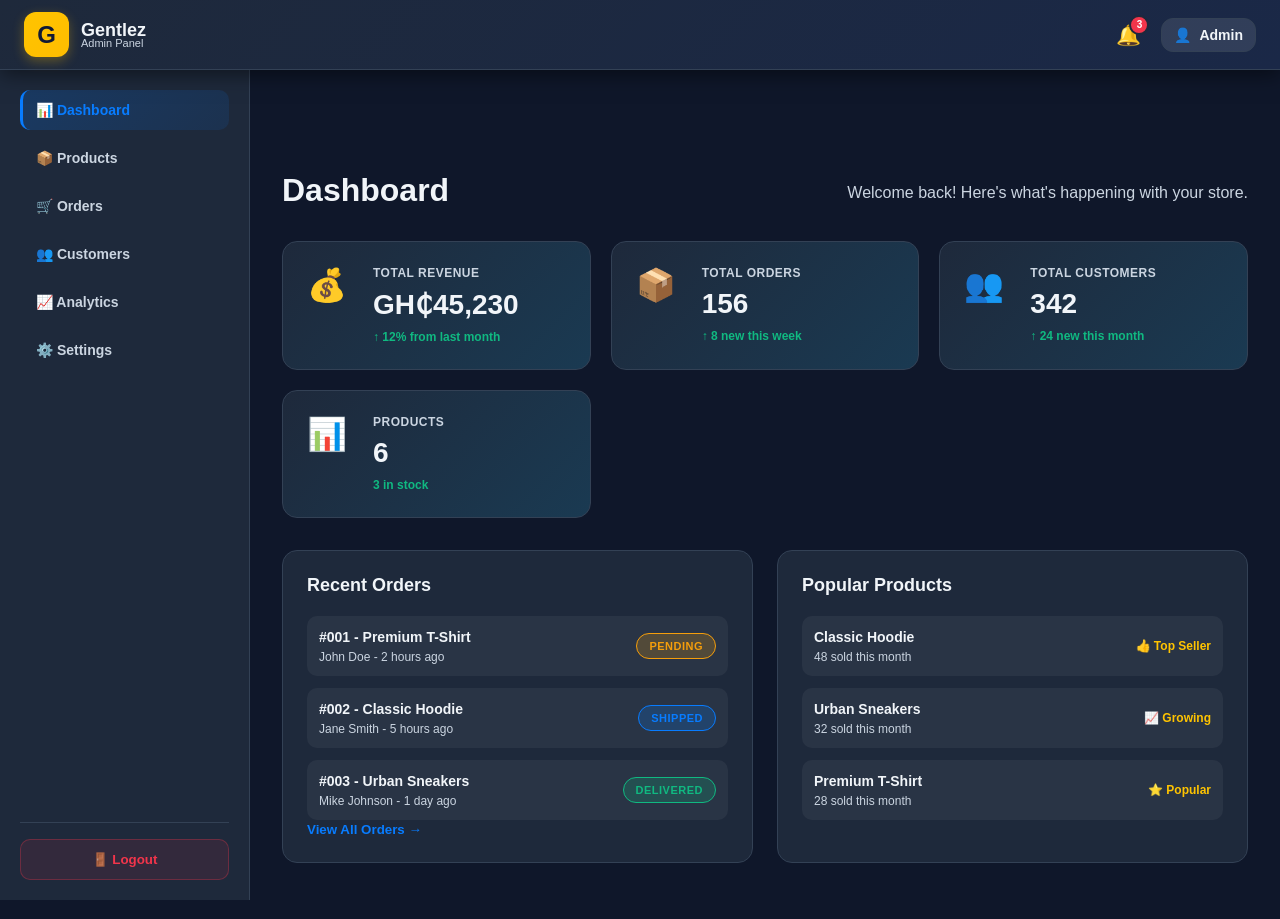
<file: admin/index.html>
<!DOCTYPE html>
<html lang="en">

<head>

    <meta charset="UTF-8">
    <meta name="viewport" content="width=device-width, initial-scale=1.0">
    <meta name="theme-color" content="#087cff">

    <title>Gentlez Admin - Dashboard</title>

    <link rel="stylesheet" href="admin-style.css">

</head>

<body>

    <!-- =====================================================
         HEADER
         ===================================================== -->

    <header class="admin-header">

        <div class="header-left">

            <div class="logo">
                <span>G</span>
                <div>
                    <h2>Gentlez</h2>
                    <p>Admin Panel</p>
                </div>
            </div>

            <button class="menu-toggle" onclick="toggleSidebar()">
                ☰
            </button>

        </div>

        <div class="header-right">

            <button class="notification-btn" onclick="showNotifications()">
                🔔
                <span class="notification-badge">3</span>
            </button>

            <button class="admin-profile" onclick="toggleProfileMenu()">
                👤
                <span>Admin</span>
            </button>

        </div>

    </header>


    <!-- =====================================================
         SIDEBAR
         ===================================================== -->

    <aside id="sidebar" class="admin-sidebar">

        <nav class="sidebar-nav">

            <a href="#dashboard" class="nav-item active" onclick="showPage('dashboard')">
                📊 Dashboard
            </a>

            <a href="#products" class="nav-item" onclick="showPage('products')">
                📦 Products
            </a>

            <a href="#orders" class="nav-item" onclick="showPage('orders')">
                🛒 Orders
            </a>

            <a href="#customers" class="nav-item" onclick="showPage('customers')">
                👥 Customers
            </a>

            <a href="#analytics" class="nav-item" onclick="showPage('analytics')">
                📈 Analytics
            </a>

            <a href="#settings" class="nav-item" onclick="showPage('settings')">
                ⚙️ Settings
            </a>

        </nav>

        <div class="sidebar-footer">
            <button onclick="logoutAdmin()" class="logout-btn">
                🚪 Logout
            </button>
        </div>

    </aside>


    <!-- =====================================================
         MAIN CONTENT
         ===================================================== -->

    <main class="admin-main">


        <!-- DASHBOARD -->

        <section id="dashboard" class="page-content active">

            <div class="page-header">
                <h1>Dashboard</h1>
                <p>Welcome back! Here's what's happening with your store.</p>
            </div>

            <div class="stats-grid">

                <div class="stat-card">
                    <div class="stat-icon">💰</div>
                    <div class="stat-info">
                        <h3>Total Revenue</h3>
                        <p class="stat-value">GH₵45,230</p>
                        <small>↑ 12% from last month</small>
                    </div>
                </div>

                <div class="stat-card">
                    <div class="stat-icon">📦</div>
                    <div class="stat-info">
                        <h3>Total Orders</h3>
                        <p class="stat-value">156</p>
                        <small>↑ 8 new this week</small>
                    </div>
                </div>

                <div class="stat-card">
                    <div class="stat-icon">👥</div>
                    <div class="stat-info">
                        <h3>Total Customers</h3>
                        <p class="stat-value">342</p>
                        <small>↑ 24 new this month</small>
                    </div>
                </div>

                <div class="stat-card">
                    <div class="stat-icon">📊</div>
                    <div class="stat-info">
                        <h3>Products</h3>
                        <p class="stat-value">6</p>
                        <small>3 in stock</small>
                    </div>
                </div>

            </div>

            <div class="dashboard-grid">

                <div class="card">
                    <h3>Recent Orders</h3>
                    <div class="order-list">
                        <div class="order-item">
                            <div>
                                <strong>#001 - Premium T-Shirt</strong>
                                <small>John Doe - 2 hours ago</small>
                            </div>
                            <span class="badge pending">Pending</span>
                        </div>
                        <div class="order-item">
                            <div>
                                <strong>#002 - Classic Hoodie</strong>
                                <small>Jane Smith - 5 hours ago</small>
                            </div>
                            <span class="badge shipped">Shipped</span>
                        </div>
                        <div class="order-item">
                            <div>
                                <strong>#003 - Urban Sneakers</strong>
                                <small>Mike Johnson - 1 day ago</small>
                            </div>
                            <span class="badge delivered">Delivered</span>
                        </div>
                    </div>
                    <button class="btn-link" onclick="showPage('orders')">View All Orders →</button>
                </div>

                <div class="card">
                    <h3>Popular Products</h3>
                    <div class="product-list">
                        <div class="product-item">
                            <div>
                                <strong>Classic Hoodie</strong>
                                <small>48 sold this month</small>
                            </div>
                            <span class="sales">👍 Top Seller</span>
                        </div>
                        <div class="product-item">
                            <div>
                                <strong>Urban Sneakers</strong>
                                <small>32 sold this month</small>
                            </div>
                            <span class="sales">📈 Growing</span>
                        </div>
                        <div class="product-item">
                            <div>
                                <strong>Premium T-Shirt</strong>
                                <small>28 sold this month</small>
                            </div>
                            <span class="sales">⭐ Popular</span>
                        </div>
                    </div>
                </div>

            </div>

        </section>


        <!-- PRODUCTS -->

        <section id="products" class="page-content">

            <div class="page-header">
                <h1>Products Management</h1>
                <button class="btn-primary" onclick="openProductForm()">
                    ➕ Add Product
                </button>
            </div>

            <div class="card">

                <div class="table-container">

                    <table class="admin-table">

                        <thead>
                            <tr>
                                <th>Product Name</th>
                                <th>Category</th>
                                <th>Price</th>
                                <th>Stock</th>
                                <th>Sales</th>
                                <th>Actions</th>
                            </tr>
                        </thead>

                        <tbody id="productsTable">

                            <tr>
                                <td>
                                    <strong>Premium T-Shirt</strong>
                                    <br><small>👕 SKU: TSH-001</small>
                                </td>
                                <td>Shirts</td>
                                <td>GH₵120</td>
                                <td><span class="badge-success">45</span></td>
                                <td>28</td>
                                <td>
                                    <button class="btn-sm edit" onclick="editProduct(1)">Edit</button>
                                    <button class="btn-sm delete" onclick="deleteProduct(1)">Delete</button>
                                </td>
                            </tr>

                            <tr>
                                <td>
                                    <strong>Classic Hoodie</strong>
                                    <br><small>🧥 SKU: HOD-001</small>
                                </td>
                                <td>Hoodies</td>
                                <td>GH₵220</td>
                                <td><span class="badge-success">32</span></td>
                                <td>48</td>
                                <td>
                                    <button class="btn-sm edit" onclick="editProduct(2)">Edit</button>
                                    <button class="btn-sm delete" onclick="deleteProduct(2)">Delete</button>
                                </td>
                            </tr>

                            <tr>
                                <td>
                                    <strong>Urban Sneakers</strong>
                                    <br><small>👟 SKU: SNK-001</small>
                                </td>
                                <td>Shoes</td>
                                <td>GH₵350</td>
                                <td><span class="badge-warning">8</span></td>
                                <td>32</td>
                                <td>
                                    <button class="btn-sm edit" onclick="editProduct(3)">Edit</button>
                                    <button class="btn-sm delete" onclick="deleteProduct(3)">Delete</button>
                                </td>
                            </tr>

                        </tbody>

                    </table>

                </div>

            </div>

        </section>


        <!-- ORDERS -->

        <section id="orders" class="page-content">

            <div class="page-header">
                <h1>Orders Management</h1>
            </div>

            <div class="filter-bar">
                <input type="text" placeholder="Search orders...">
                <select>
                    <option>All Status</option>
                    <option>Pending</option>
                    <option>Shipped</option>
                    <option>Delivered</option>
                </select>
            </div>

            <div class="card">

                <div class="table-container">

                    <table class="admin-table">

                        <thead>
                            <tr>
                                <th>Order ID</th>
                                <th>Customer</th>
                                <th>Items</th>
                                <th>Total</th>
                                <th>Status</th>
                                <th>Date</th>
                                <th>Actions</th>
                            </tr>
                        </thead>

                        <tbody>

                            <tr>
                                <td><strong>#001</strong></td>
                                <td>John Doe</td>
                                <td>Premium T-Shirt (1), Classic Hoodie (1)</td>
                                <td>GH₵340</td>
                                <td><span class="badge pending">Pending</span></td>
                                <td>2 hours ago</td>
                                <td>
                                    <button class="btn-sm" onclick="viewOrder(1)">View</button>
                                </td>
                            </tr>

                            <tr>
                                <td><strong>#002</strong></td>
                                <td>Jane Smith</td>
                                <td>Urban Sneakers (1)</td>
                                <td>GH₵350</td>
                                <td><span class="badge shipped">Shipped</span></td>
                                <td>5 hours ago</td>
                                <td>
                                    <button class="btn-sm" onclick="viewOrder(2)">View</button>
                                </td>
                            </tr>

                            <tr>
                                <td><strong>#003</strong></td>
                                <td>Mike Johnson</td>
                                <td>Premium Cap (2)</td>
                                <td>GH₵160</td>
                                <td><span class="badge delivered">Delivered</span></td>
                                <td>1 day ago</td>
                                <td>
                                    <button class="btn-sm" onclick="viewOrder(3)">View</button>
                                </td>
                            </tr>

                        </tbody>

                    </table>

                </div>

            </div>

        </section>


        <!-- CUSTOMERS -->

        <section id="customers" class="page-content">

            <div class="page-header">
                <h1>Customers Management</h1>
            </div>

            <div class="filter-bar">
                <input type="text" placeholder="Search customers...">
            </div>

            <div class="card">

                <div class="table-container">

                    <table class="admin-table">

                        <thead>
                            <tr>
                                <th>Name</th>
                                <th>Email</th>
                                <th>Phone</th>
                                <th>Total Orders</th>
                                <th>Total Spent</th>
                                <th>Joined</th>
                                <th>Actions</th>
                            </tr>
                        </thead>

                        <tbody>

                            <tr>
                                <td><strong>John Doe</strong></td>
                                <td>john@example.com</td>
                                <td>+233 55 123 4567</td>
                                <td>5</td>
                                <td>GH₵1,250</td>
                                <td>3 months ago</td>
                                <td>
                                    <button class="btn-sm" onclick="viewCustomer(1)">View</button>
                                </td>
                            </tr>

                            <tr>
                                <td><strong>Jane Smith</strong></td>
                                <td>jane@example.com</td>
                                <td>+233 55 234 5678</td>
                                <td>3</td>
                                <td>GH₵890</td>
                                <td>2 months ago</td>
                                <td>
                                    <button class="btn-sm" onclick="viewCustomer(2)">View</button>
                                </td>
                            </tr>

                            <tr>
                                <td><strong>Mike Johnson</strong></td>
                                <td>mike@example.com</td>
                                <td>+233 55 345 6789</td>
                                <td>2</td>
                                <td>GH₵560</td>
                                <td>1 month ago</td>
                                <td>
                                    <button class="btn-sm" onclick="viewCustomer(3)">View</button>
                                </td>
                            </tr>

                        </tbody>

                    </table>

                </div>

            </div>

        </section>


        <!-- ANALYTICS -->

        <section id="analytics" class="page-content">

            <div class="page-header">
                <h1>Analytics & Reports</h1>
            </div>

            <div class="analytics-grid">

                <div class="card">
                    <h3>Sales Overview (Last 7 Days)</h3>
                    <div class="chart-placeholder">
                        <p>📊 Sales Chart</p>
                        <p style="font-size: 12px; color: #999;">
                            Mon: GH₵2.5K | Tue: GH₵3.2K | Wed: GH₵2.8K | Thu: GH₵4.1K | 
                            Fri: GH₵5.6K | Sat: GH₵6.2K | Sun: GH₵3.9K
                        </p>
                    </div>
                </div>

                <div class="card">
                    <h3>Top Categories</h3>
                    <ul class="chart-list">
                        <li>
                            <span>Hoodies</span>
                            <div class="progress-bar">
                                <div style="width: 45%"></div>
                            </div>
                            <span class="value">45%</span>
                        </li>
                        <li>
                            <span>Shoes</span>
                            <div class="progress-bar">
                                <div style="width: 32%"></div>
                            </div>
                            <span class="value">32%</span>
                        </li>
                        <li>
                            <span>Shirts</span>
                            <div class="progress-bar">
                                <div style="width: 18%"></div>
                            </div>
                            <span class="value">18%</span>
                        </li>
                        <li>
                            <span>Accessories</span>
                            <div class="progress-bar">
                                <div style="width: 5%"></div>
                            </div>
                            <span class="value">5%</span>
                        </li>
                    </ul>
                </div>

            </div>

        </section>


        <!-- SETTINGS -->

        <section id="settings" class="page-content">

            <div class="page-header">
                <h1>Store Settings</h1>
            </div>

            <div class="settings-grid">

                <div class="card">
                    <h3>Store Information</h3>
                    <form class="form-group">
                        <div class="form-field">
                            <label>Store Name</label>
                            <input type="text" value="Gentlez Clothing" required>
                        </div>
                        <div class="form-field">
                            <label>Store Email</label>
                            <input type="email" value="support@gentlez.com" required>
                        </div>
                        <div class="form-field">
                            <label>Store Phone</label>
                            <input type="tel" value="+233 55 000 0000" required>
                        </div>
                        <button type="submit" class="btn-primary">Save Changes</button>
                    </form>
                </div>

                <div class="card">
                    <h3>Payment Settings</h3>
                    <form class="form-group">
                        <div class="form-field">
                            <label>
                                <input type="checkbox" checked> Enable Mobile Money
                            </label>
                        </div>
                        <div class="form-field">
                            <label>
                                <input type="checkbox" checked> Enable Bank Transfer
                            </label>
                        </div>
                        <div class="form-field">
                            <label>
                                <input type="checkbox"> Enable Card Payment
                            </label>
                        </div>
                        <button type="submit" class="btn-primary">Save Changes</button>
                    </form>
                </div>

            </div>

        </section>

    </main>


    <!-- =====================================================
         MODALS
         ===================================================== -->

    <!-- Product Form Modal -->
    <div id="productModal" class="modal">
        <div class="modal-content">
            <button class="modal-close" onclick="closeProductForm()">✕</button>
            <h2>Add New Product</h2>
            <form class="form-group" onsubmit="saveProduct(event)">
                <div class="form-field">
                    <label>Product Name</label>
                    <input type="text" required>
                </div>
                <div class="form-row">
                    <div class="form-field">
                        <label>Category</label>
                        <select required>
                            <option>Shirts</option>
                            <option>Hoodies</option>
                            <option>Shoes</option>
                            <option>Accessories</option>
                        </select>
                    </div>
                    <div class="form-field">
                        <label>Price (GH₵)</label>
                        <input type="number" min="0" step="0.01" required>
                    </div>
                </div>
                <div class="form-row">
                    <div class="form-field">
                        <label>Stock</label>
                        <input type="number" min="0" required>
                    </div>
                    <div class="form-field">
                        <label>SKU</label>
                        <input type="text" required>
                    </div>
                </div>
                <div class="form-field">
                    <label>Description</label>
                    <textarea required></textarea>
                </div>
                <button type="submit" class="btn-primary">Add Product</button>
            </form>
        </div>
    </div>


    <!-- Toast Notification -->
    <div id="toast" class="toast"></div>


    <script src="admin-script.js"></script>

</body>

</html>
</file>
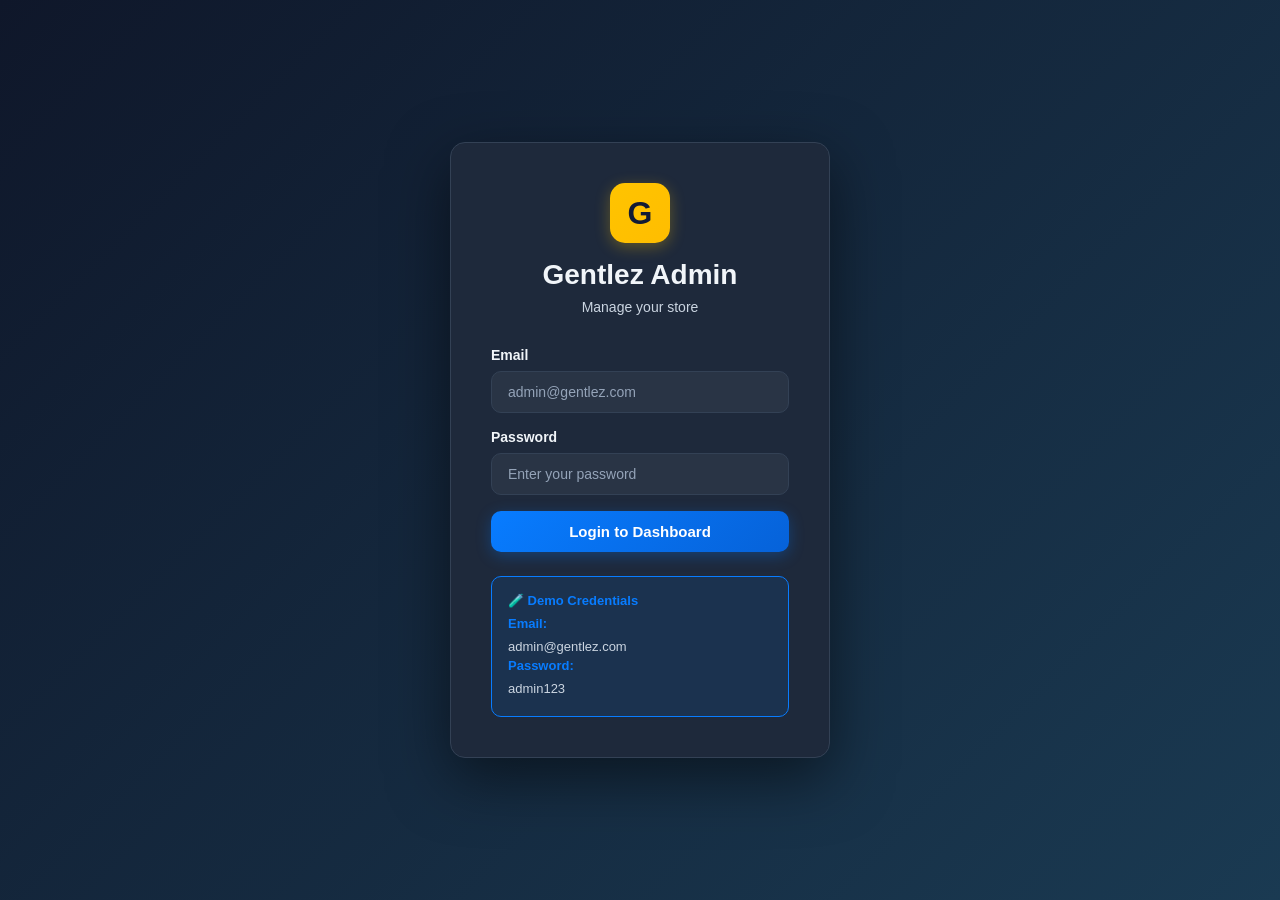
<file: admin/auth.html>
<!DOCTYPE html>
<html lang="en">

<head>

    <meta charset="UTF-8">
    <meta name="viewport" content="width=device-width, initial-scale=1.0">
    <meta name="theme-color" content="#087cff">

    <title>Gentlez Admin - Login</title>

    <style>
        * {
            margin: 0;
            padding: 0;
            box-sizing: border-box;
        }

        :root {
            --primary: #087cff;
            --secondary: #ffc400;
            --dark: #0f172a;
            --dark-light: #1e293b;
            --gray-light: #e2e8f0;
            --border: #334155;
            --text: #f1f5f9;
        }

        body {
            font-family: 'Segoe UI', Tahoma, Geneva, Verdana, sans-serif;
            background: linear-gradient(135deg, var(--dark) 0%, #1a3a52 100%);
            min-height: 100vh;
            display: flex;
            align-items: center;
            justify-content: center;
            color: var(--text);
        }

        .auth-container {
            width: 100%;
            max-width: 420px;
            padding: 20px;
        }

        .auth-box {
            background: var(--dark-light);
            border: 1px solid var(--border);
            border-radius: 15px;
            padding: 40px;
            text-align: center;
            box-shadow: 0 20px 60px rgba(0, 0, 0, 0.5);
        }

        .auth-logo {
            margin-bottom: 32px;
        }

        .logo-circle {
            width: 60px;
            height: 60px;
            background: linear-gradient(135deg, var(--secondary) 0%, #ffbd00 100%);
            color: #111a35;
            font-size: 32px;
            font-weight: 900;
            display: flex;
            align-items: center;
            justify-content: center;
            border-radius: 15px;
            margin: 0 auto 16px;
            box-shadow: 0 4px 15px rgba(255, 196, 0, 0.3);
        }

        .auth-title {
            font-size: 28px;
            font-weight: 900;
            margin-bottom: 8px;
        }

        .auth-subtitle {
            color: #cbd5e1;
            font-size: 14px;
            margin-bottom: 32px;
        }

        .form-group {
            display: flex;
            flex-direction: column;
            gap: 16px;
            margin-bottom: 24px;
        }

        .form-field {
            display: flex;
            flex-direction: column;
            gap: 8px;
        }

        .form-field label {
            font-weight: 600;
            font-size: 14px;
            text-align: left;
        }

        .form-field input {
            padding: 12px 16px;
            background: rgba(255, 255, 255, 0.05);
            border: 1px solid var(--border);
            border-radius: 10px;
            color: var(--text);
            font-size: 14px;
            transition: all 0.3s;
        }

        .form-field input:focus {
            outline: none;
            border-color: var(--primary);
            background: rgba(8, 124, 255, 0.1);
            box-shadow: 0 0 0 3px rgba(8, 124, 255, 0.1);
        }

        .form-field input::placeholder {
            color: #94a3b8;
        }

        .login-btn {
            width: 100%;
            padding: 12px 24px;
            background: linear-gradient(135deg, var(--primary) 0%, #0662d9 100%);
            color: white;
            border: none;
            border-radius: 10px;
            font-weight: 700;
            font-size: 15px;
            cursor: pointer;
            transition: all 0.3s;
            box-shadow: 0 4px 15px rgba(8, 124, 255, 0.3);
        }

        .login-btn:hover {
            transform: translateY(-2px);
            box-shadow: 0 6px 20px rgba(8, 124, 255, 0.4);
        }

        .login-btn:active {
            transform: translateY(0);
        }

        .auth-message {
            padding: 12px 16px;
            border-radius: 10px;
            font-size: 14px;
            margin-bottom: 16px;
            display: none;
        }

        .auth-message.error {
            background: rgba(242, 53, 75, 0.2);
            color: #fca5ac;
            border: 1px solid rgba(242, 53, 75, 0.3);
            display: block;
        }

        .auth-message.success {
            background: rgba(16, 185, 129, 0.2);
            color: #86efac;
            border: 1px solid rgba(16, 185, 129, 0.3);
            display: block;
        }

        .demo-info {
            background: rgba(8, 124, 255, 0.1);
            border: 1px solid var(--primary);
            border-radius: 10px;
            padding: 16px;
            margin-top: 24px;
            text-align: left;
            font-size: 13px;
            color: #cbd5e1;
        }

        .demo-info strong {
            color: var(--primary);
            display: block;
            margin-bottom: 8px;
        }

        .demo-info p {
            margin: 4px 0;
        }

        .loading {
            display: none;
            text-align: center;
            color: var(--primary);
        }

        .spinner {
            display: inline-block;
            width: 20px;
            height: 20px;
            border: 3px solid rgba(8, 124, 255, 0.3);
            border-top-color: var(--primary);
            border-radius: 50%;
            animation: spin 0.8s linear infinite;
        }

        @keyframes spin {
            to {
                transform: rotate(360deg);
            }
        }
    </style>

</head>

<body>

    <div class="auth-container">

        <div class="auth-box">

            <div class="auth-logo">
                <div class="logo-circle">G</div>
                <h1 class="auth-title">Gentlez Admin</h1>
                <p class="auth-subtitle">Manage your store</p>
            </div>

            <div id="authMessage" class="auth-message"></div>

            <form class="form-group" onsubmit="handleLogin(event)">

                <div class="form-field">
                    <label for="email">Email</label>
                    <input
                        id="email"
                        type="email"
                        placeholder="admin@gentlez.com"
                        required>
                </div>

                <div class="form-field">
                    <label for="password">Password</label>
                    <input
                        id="password"
                        type="password"
                        placeholder="Enter your password"
                        required>
                </div>

                <button type="submit" class="login-btn">Login to Dashboard</button>

            </form>

            <div class="demo-info">
                <strong>🧪 Demo Credentials</strong>
                <p><strong>Email:</strong> admin@gentlez.com</p>
                <p><strong>Password:</strong> admin123</p>
            </div>

        </div>

    </div>

    <script>
        function handleLogin(event) {
            event.preventDefault();

            const email = document.getElementById("email").value.trim();
            const password = document.getElementById("password").value;
            const messageEl = document.getElementById("authMessage");

            // Demo credentials
            const demoEmail = "admin@gentlez.com";
            const demoPassword = "admin123";

            if (email === demoEmail && password === demoPassword) {
                // Store admin user
                const adminUser = {
                    id: 1,
                    name: "Admin",
                    email: email,
                    role: "admin",
                    loginTime: new Date().toISOString()
                };

                localStorage.setItem("adminUser", JSON.stringify(adminUser));

                messageEl.textContent = "✅ Login successful! Redirecting...";
                messageEl.classList.remove("error");
                messageEl.classList.add("success");

                setTimeout(() => {
                    window.location.href = "index.html";
                }, 1500);

            } else {
                messageEl.textContent = "❌ Invalid email or password";
                messageEl.classList.remove("success");
                messageEl.classList.add("error");
            }
        }

        // Auto-fill demo credentials on load
        window.addEventListener("DOMContentLoaded", () => {
            const stored = localStorage.getItem("adminUser");
            if (stored) {
                window.location.href = "index.html";
            }
        });
    </script>

</body>

</html>
</file>
<file: admin/admin-style.css>
/* =====================================================
   GENTLEZ ADMIN DASHBOARD
   PROFESSIONAL ADMIN UI
   ===================================================== */

* {
    margin: 0;
    padding: 0;
    box-sizing: border-box;
    -webkit-tap-highlight-color: transparent;
}

:root {
    --primary: #087cff;
    --primary-dark: #0662d9;
    --secondary: #ffc400;
    --danger: #f2354b;
    --success: #10b981;
    --warning: #f59e0b;
    --dark: #0f172a;
    --dark-light: #1e293b;
    --gray: #64748b;
    --gray-light: #e2e8f0;
    --border: #334155;
    --text: #f1f5f9;
    --text-muted: #cbd5e1;
    --shadow: 0 10px 40px rgba(0, 0, 0, 0.3);
}

html {
    scroll-behavior: smooth;
}

body {
    font-family: 'Segoe UI', Tahoma, Geneva, Verdana, sans-serif;
    background: var(--dark);
    color: var(--text);
    min-height: 100vh;
    display: flex;
    flex-direction: column;
}

/* =====================================================
   HEADER
   ===================================================== */

.admin-header {
    height: 70px;
    background: linear-gradient(135deg, var(--dark-light) 0%, #1a2847 100%);
    border-bottom: 1px solid var(--border);
    display: flex;
    align-items: center;
    justify-content: space-between;
    padding: 0 24px;
    position: sticky;
    top: 0;
    z-index: 100;
    box-shadow: 0 4px 20px rgba(0, 0, 0, 0.5);
}

.header-left {
    display: flex;
    align-items: center;
    gap: 20px;
}

.logo {
    display: flex;
    align-items: center;
    gap: 12px;
    cursor: pointer;
}

.logo span {
    width: 45px;
    height: 45px;
    background: linear-gradient(135deg, var(--secondary) 0%, #ffbd00 100%);
    color: #111a35;
    font-size: 24px;
    font-weight: 900;
    display: flex;
    align-items: center;
    justify-content: center;
    border-radius: 12px;
    box-shadow: 0 4px 12px rgba(255, 193, 0, 0.3);
}

.logo h2 {
    font-size: 18px;
    font-weight: 800;
    color: var(--text);
}

.logo p {
    font-size: 11px;
    color: var(--text-muted);
    margin-top: -4px;
}

.menu-toggle {
    display: none;
    background: none;
    border: none;
    color: var(--text);
    font-size: 24px;
    cursor: pointer;
    transition: transform 0.3s;
}

.menu-toggle:hover {
    transform: scale(1.1);
}

.header-right {
    display: flex;
    align-items: center;
    gap: 20px;
}

.notification-btn {
    position: relative;
    background: none;
    border: none;
    font-size: 20px;
    cursor: pointer;
    transition: transform 0.3s;
}

.notification-btn:hover {
    transform: scale(1.1);
}

.notification-badge {
    position: absolute;
    top: -8px;
    right: -8px;
    background: var(--danger);
    color: white;
    font-size: 10px;
    font-weight: 900;
    width: 20px;
    height: 20px;
    border-radius: 50%;
    display: flex;
    align-items: center;
    justify-content: center;
    border: 2px solid var(--dark-light);
}

.admin-profile {
    display: flex;
    align-items: center;
    gap: 8px;
    background: rgba(255, 255, 255, 0.1);
    border: 1px solid var(--border);
    padding: 8px 12px;
    border-radius: 12px;
    color: var(--text);
    cursor: pointer;
    transition: all 0.3s;
    font-size: 14px;
    font-weight: 600;
}

.admin-profile:hover {
    background: rgba(255, 255, 255, 0.15);
    border-color: var(--primary);
}

/* =====================================================
   SIDEBAR
   ===================================================== */

.admin-sidebar {
    width: 250px;
    background: var(--dark-light);
    border-right: 1px solid var(--border);
    padding: 20px;
    position: fixed;
    top: 70px;
    left: 0;
    height: calc(100vh - 70px);
    display: flex;
    flex-direction: column;
    z-index: 99;
    overflow-y: auto;
    transition: transform 0.3s ease;
}

.sidebar-nav {
    display: flex;
    flex-direction: column;
    gap: 8px;
    flex: 1;
}

.nav-item {
    display: flex;
    align-items: center;
    gap: 12px;
    padding: 12px 16px;
    background: transparent;
    border: none;
    color: var(--text-muted);
    cursor: pointer;
    border-radius: 10px;
    transition: all 0.3s;
    text-decoration: none;
    font-size: 14px;
    font-weight: 600;
}

.nav-item:hover {
    background: rgba(8, 124, 255, 0.1);
    color: var(--primary);
    transform: translateX(4px);
}

.nav-item.active {
    background: linear-gradient(135deg, rgba(8, 124, 255, 0.2) 0%, rgba(8, 124, 255, 0.1) 100%);
    color: var(--primary);
    border-left: 3px solid var(--primary);
    padding-left: 13px;
}

.sidebar-footer {
    border-top: 1px solid var(--border);
    padding-top: 16px;
}

.logout-btn {
    width: 100%;
    padding: 12px 16px;
    background: rgba(242, 53, 75, 0.1);
    border: 1px solid rgba(242, 53, 75, 0.3);
    color: var(--danger);
    border-radius: 10px;
    cursor: pointer;
    font-weight: 600;
    transition: all 0.3s;
}

.logout-btn:hover {
    background: rgba(242, 53, 75, 0.2);
}

/* =====================================================
   MAIN CONTENT
   ===================================================== */

.admin-main {
    flex: 1;
    margin-left: 250px;
    margin-top: 70px;
    padding: 32px;
    overflow-y: auto;
}

.page-content {
    display: none;
    animation: fadeIn 0.3s ease;
}

.page-content.active {
    display: block;
}

@keyframes fadeIn {
    from {
        opacity: 0;
        transform: translateY(10px);
    }
    to {
        opacity: 1;
        transform: translateY(0);
    }
}

.page-header {
    margin-bottom: 32px;
    display: flex;
    justify-content: space-between;
    align-items: center;
}

.page-header h1 {
    font-size: 32px;
    font-weight: 900;
    color: var(--text);
}

.page-header p {
    color: var(--text-muted);
    margin-top: 4px;
}

/* =====================================================
   BUTTONS
   ===================================================== */

.btn-primary {
    background: linear-gradient(135deg, var(--primary) 0%, var(--primary-dark) 100%);
    color: white;
    border: none;
    padding: 12px 24px;
    border-radius: 10px;
    cursor: pointer;
    font-weight: 600;
    font-size: 14px;
    transition: all 0.3s;
    box-shadow: 0 4px 12px rgba(8, 124, 255, 0.3);
}

.btn-primary:hover {
    transform: translateY(-2px);
    box-shadow: 0 6px 20px rgba(8, 124, 255, 0.4);
}

.btn-primary:active {
    transform: translateY(0);
}

.btn-sm {
    padding: 6px 12px;
    border: none;
    border-radius: 6px;
    cursor: pointer;
    font-size: 12px;
    font-weight: 600;
    transition: all 0.3s;
}

.btn-sm.edit {
    background: rgba(8, 124, 255, 0.2);
    color: var(--primary);
    border: 1px solid var(--primary);
}

.btn-sm.edit:hover {
    background: var(--primary);
    color: white;
}

.btn-sm.delete {
    background: rgba(242, 53, 75, 0.2);
    color: var(--danger);
    border: 1px solid var(--danger);
}

.btn-sm.delete:hover {
    background: var(--danger);
    color: white;
}

.btn-link {
    background: none;
    border: none;
    color: var(--primary);
    cursor: pointer;
    font-weight: 600;
    text-decoration: none;
    transition: color 0.3s;
}

.btn-link:hover {
    color: var(--primary-dark);
}

/* =====================================================
   CARDS
   ===================================================== */

.card {
    background: var(--dark-light);
    border: 1px solid var(--border);
    border-radius: 15px;
    padding: 24px;
    margin-bottom: 24px;
    transition: all 0.3s;
}

.card:hover {
    border-color: var(--primary);
    box-shadow: 0 8px 32px rgba(8, 124, 255, 0.1);
}

.card h3 {
    font-size: 18px;
    font-weight: 800;
    margin-bottom: 20px;
    color: var(--text);
}

/* =====================================================
   STATS GRID
   ===================================================== */

.stats-grid {
    display: grid;
    grid-template-columns: repeat(auto-fit, minmax(250px, 1fr));
    gap: 20px;
    margin-bottom: 32px;
}

.stat-card {
    background: linear-gradient(135deg, var(--dark-light) 0%, #1a3a52 100%);
    border: 1px solid var(--border);
    border-radius: 15px;
    padding: 24px;
    display: flex;
    align-items: flex-start;
    gap: 16px;
    transition: all 0.3s;
    cursor: pointer;
}

.stat-card:hover {
    transform: translateY(-4px);
    border-color: var(--primary);
    box-shadow: 0 12px 40px rgba(8, 124, 255, 0.2);
}

.stat-icon {
    font-size: 32px;
    min-width: 50px;
}

.stat-info h3 {
    font-size: 12px;
    color: var(--text-muted);
    font-weight: 600;
    text-transform: uppercase;
    letter-spacing: 0.5px;
    margin-bottom: 8px;
}

.stat-value {
    font-size: 28px;
    font-weight: 900;
    color: var(--text);
    margin-bottom: 6px;
}

.stat-info small {
    color: var(--success);
    font-size: 12px;
    font-weight: 600;
}

/* =====================================================
   DASHBOARD GRID
   ===================================================== */

.dashboard-grid {
    display: grid;
    grid-template-columns: 1fr 1fr;
    gap: 24px;
}

.order-list {
    display: flex;
    flex-direction: column;
    gap: 12px;
}

.order-item {
    display: flex;
    justify-content: space-between;
    align-items: center;
    padding: 12px;
    background: rgba(255, 255, 255, 0.05);
    border-radius: 10px;
    transition: all 0.3s;
}

.order-item:hover {
    background: rgba(8, 124, 255, 0.1);
}

.order-item strong {
    color: var(--text);
    font-size: 14px;
}

.order-item small {
    color: var(--text-muted);
    font-size: 12px;
    display: block;
    margin-top: 4px;
}

.badge {
    display: inline-block;
    padding: 6px 12px;
    border-radius: 20px;
    font-size: 11px;
    font-weight: 700;
    text-transform: uppercase;
    letter-spacing: 0.5px;
}

.badge.pending {
    background: rgba(245, 158, 11, 0.2);
    color: var(--warning);
    border: 1px solid var(--warning);
}

.badge.shipped {
    background: rgba(8, 124, 255, 0.2);
    color: var(--primary);
    border: 1px solid var(--primary);
}

.badge.delivered {
    background: rgba(16, 185, 129, 0.2);
    color: var(--success);
    border: 1px solid var(--success);
}

.badge-success {
    display: inline-block;
    background: rgba(16, 185, 129, 0.2);
    color: var(--success);
    padding: 4px 8px;
    border-radius: 6px;
    font-size: 12px;
    font-weight: 700;
}

.badge-warning {
    display: inline-block;
    background: rgba(245, 158, 11, 0.2);
    color: var(--warning);
    padding: 4px 8px;
    border-radius: 6px;
    font-size: 12px;
    font-weight: 700;
}

.product-list {
    display: flex;
    flex-direction: column;
    gap: 12px;
}

.product-item {
    display: flex;
    justify-content: space-between;
    align-items: center;
    padding: 12px;
    background: rgba(255, 255, 255, 0.05);
    border-radius: 10px;
    transition: all 0.3s;
}

.product-item:hover {
    background: rgba(8, 124, 255, 0.1);
}

.product-item strong {
    color: var(--text);
    font-size: 14px;
}

.product-item small {
    color: var(--text-muted);
    font-size: 12px;
    display: block;
    margin-top: 4px;
}

.product-item .sales {
    font-size: 12px;
    font-weight: 600;
    color: var(--secondary);
}

/* =====================================================
   TABLES
   ===================================================== */

.table-container {
    overflow-x: auto;
}

.admin-table {
    width: 100%;
    border-collapse: collapse;
}

.admin-table thead {
    background: rgba(255, 255, 255, 0.05);
}

.admin-table th {
    padding: 16px;
    text-align: left;
    font-weight: 700;
    font-size: 12px;
    color: var(--text-muted);
    text-transform: uppercase;
    letter-spacing: 0.5px;
    border-bottom: 1px solid var(--border);
}

.admin-table td {
    padding: 16px;
    border-bottom: 1px solid var(--border);
    color: var(--text);
}

.admin-table tr:hover {
    background: rgba(8, 124, 255, 0.05);
}

.admin-table strong {
    color: var(--text);
}

.admin-table small {
    color: var(--text-muted);
    display: block;
    margin-top: 4px;
}

/* =====================================================
   FORMS
   ===================================================== */

.filter-bar {
    display: flex;
    gap: 12px;
    margin-bottom: 24px;
}

.filter-bar input,
.filter-bar select {
    padding: 10px 16px;
    background: var(--dark-light);
    border: 1px solid var(--border);
    border-radius: 10px;
    color: var(--text);
    font-size: 14px;
    transition: all 0.3s;
}

.filter-bar input:focus,
.filter-bar select:focus {
    outline: none;
    border-color: var(--primary);
    box-shadow: 0 0 0 3px rgba(8, 124, 255, 0.1);
}

.filter-bar input::placeholder {
    color: var(--text-muted);
}

.form-group {
    display: flex;
    flex-direction: column;
    gap: 20px;
}

.form-field {
    display: flex;
    flex-direction: column;
    gap: 8px;
}

.form-field label {
    font-weight: 600;
    font-size: 14px;
    color: var(--text);
}

.form-field input,
.form-field select,
.form-field textarea {
    padding: 12px 16px;
    background: var(--dark-light);
    border: 1px solid var(--border);
    border-radius: 10px;
    color: var(--text);
    font-size: 14px;
    font-family: inherit;
    transition: all 0.3s;
}

.form-field input:focus,
.form-field select:focus,
.form-field textarea:focus {
    outline: none;
    border-color: var(--primary);
    box-shadow: 0 0 0 3px rgba(8, 124, 255, 0.1);
}

.form-field textarea {
    resize: vertical;
    min-height: 120px;
}

.form-row {
    display: grid;
    grid-template-columns: 1fr 1fr;
    gap: 20px;
}

/* =====================================================
   ANALYTICS
   ===================================================== */

.analytics-grid {
    display: grid;
    grid-template-columns: 2fr 1fr;
    gap: 24px;
}

.chart-placeholder {
    padding: 40px 20px;
    text-align: center;
    background: rgba(255, 255, 255, 0.05);
    border-radius: 10px;
    color: var(--text-muted);
}

.chart-list {
    list-style: none;
}

.chart-list li {
    display: grid;
    grid-template-columns: 120px 1fr 50px;
    gap: 16px;
    align-items: center;
    padding: 12px 0;
    border-bottom: 1px solid var(--border);
}

.chart-list li:last-child {
    border-bottom: none;
}

.chart-list span:first-child {
    color: var(--text);
    font-weight: 600;
    font-size: 14px;
}

.progress-bar {
    height: 8px;
    background: rgba(255, 255, 255, 0.1);
    border-radius: 10px;
    overflow: hidden;
}

.progress-bar div {
    height: 100%;
    background: linear-gradient(90deg, var(--primary) 0%, var(--secondary) 100%);
    border-radius: 10px;
    transition: width 0.5s ease;
}

.chart-list .value {
    color: var(--primary);
    font-weight: 700;
    font-size: 12px;
}

/* =====================================================
   SETTINGS
   ===================================================== */

.settings-grid {
    display: grid;
    grid-template-columns: 1fr 1fr;
    gap: 24px;
}

/* =====================================================
   MODAL
   ===================================================== */

.modal {
    display: none;
    position: fixed;
    inset: 0;
    background: rgba(0, 0, 0, 0.7);
    z-index: 1000;
    backdrop-filter: blur(4px);
    align-items: center;
    justify-content: center;
}

.modal.show {
    display: flex;
    animation: fadeIn 0.3s ease;
}

.modal-content {
    background: var(--dark-light);
    border: 1px solid var(--border);
    border-radius: 15px;
    padding: 32px;
    width: 90%;
    max-width: 500px;
    max-height: 90vh;
    overflow-y: auto;
    position: relative;
    animation: slideUp 0.3s ease;
}

@keyframes slideUp {
    from {
        transform: translateY(40px);
        opacity: 0;
    }
    to {
        transform: translateY(0);
        opacity: 1;
    }
}

.modal-close {
    position: absolute;
    top: 16px;
    right: 16px;
    background: none;
    border: none;
    color: var(--text);
    font-size: 24px;
    cursor: pointer;
    transition: transform 0.3s;
}

.modal-close:hover {
    transform: scale(1.2);
}

.modal-content h2 {
    font-size: 24px;
    font-weight: 900;
    margin-bottom: 24px;
    color: var(--text);
}

/* =====================================================
   TOAST
   ===================================================== */

.toast {
    position: fixed;
    bottom: 24px;
    right: 24px;
    background: linear-gradient(135deg, var(--primary) 0%, var(--primary-dark) 100%);
    color: white;
    padding: 16px 24px;
    border-radius: 10px;
    font-weight: 600;
    display: none;
    z-index: 2000;
    box-shadow: var(--shadow);
    animation: slideIn 0.3s ease;
}

.toast.show {
    display: block;
}

@keyframes slideIn {
    from {
        transform: translateX(400px);
    }
    to {
        transform: translateX(0);
    }
}

/* =====================================================
   RESPONSIVE
   ===================================================== */

@media (max-width: 1024px) {
    .admin-sidebar {
        width: 200px;
    }

    .admin-main {
        margin-left: 200px;
        padding: 24px;
    }

    .dashboard-grid {
        grid-template-columns: 1fr;
    }

    .analytics-grid {
        grid-template-columns: 1fr;
    }

    .settings-grid {
        grid-template-columns: 1fr;
    }
}

@media (max-width: 768px) {
    .menu-toggle {
        display: block;
    }

    .admin-sidebar {
        width: 100%;
        height: auto;
        position: fixed;
        top: 70px;
        left: 0;
        right: 0;
        border-right: none;
        border-bottom: 1px solid var(--border);
        transform: translateX(-100%);
        z-index: 98;
    }

    .admin-sidebar.show {
        transform: translateX(0);
    }

    .admin-main {
        margin-left: 0;
        margin-top: 70px;
        padding: 16px;
    }

    .page-header {
        flex-direction: column;
        align-items: flex-start;
        gap: 16px;
    }

    .page-header h1 {
        font-size: 24px;
    }

    .stats-grid {
        grid-template-columns: 1fr;
    }

    .form-row {
        grid-template-columns: 1fr;
    }

    .filter-bar {
        flex-direction: column;
    }

    .filter-bar input,
    .filter-bar select {
        width: 100%;
    }

    .modal-content {
        width: 95%;
        padding: 24px;
    }
}

@media (max-width: 480px) {
    .admin-header {
        padding: 0 16px;
    }

    .admin-main {
        padding: 12px;
    }

    .page-header h1 {
        font-size: 20px;
    }

    .card {
        padding: 16px;
        border-radius: 10px;
    }

    .stat-card {
        flex-direction: column;
        text-align: center;
    }

    .stats-grid {
        gap: 12px;
    }

    .admin-table {
        font-size: 12px;
    }

    .admin-table th,
    .admin-table td {
        padding: 8px;
    }

    .btn-sm {
        padding: 4px 8px;
        font-size: 11px;
    }
}
</file>
